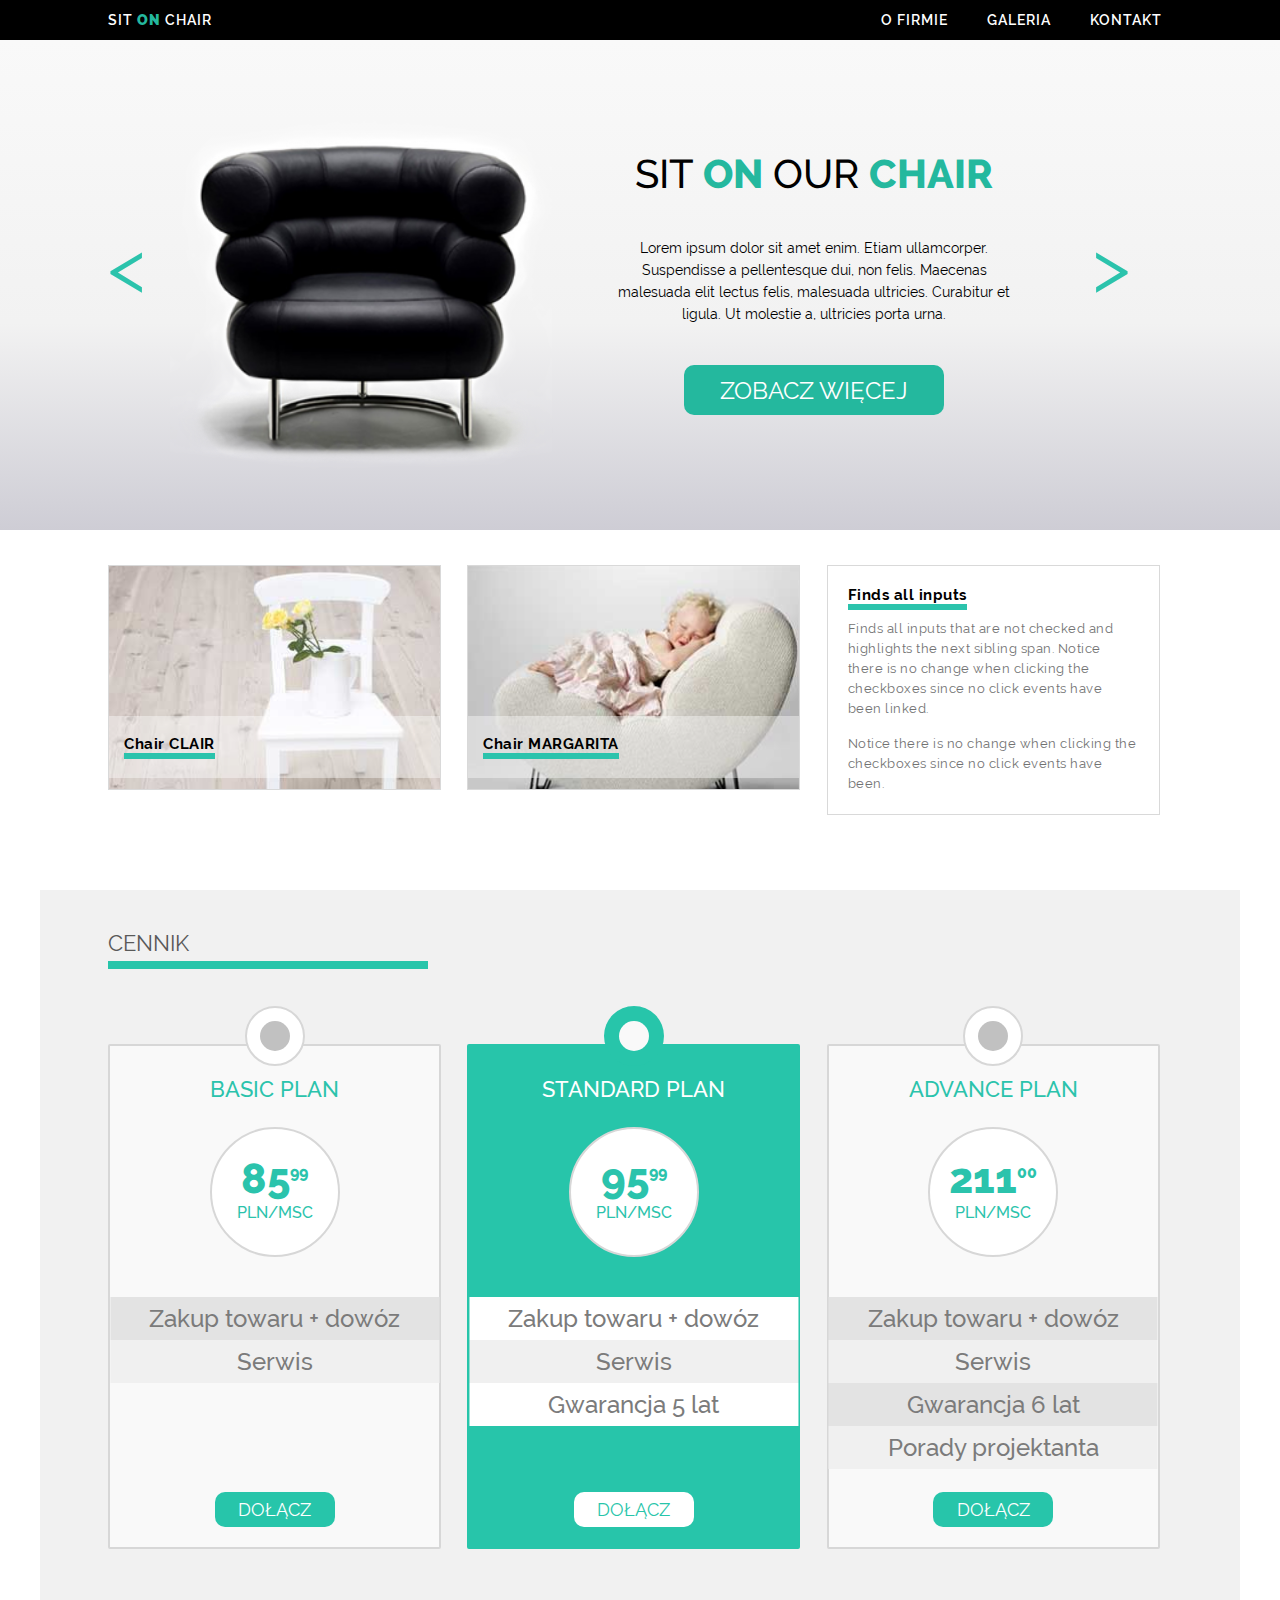
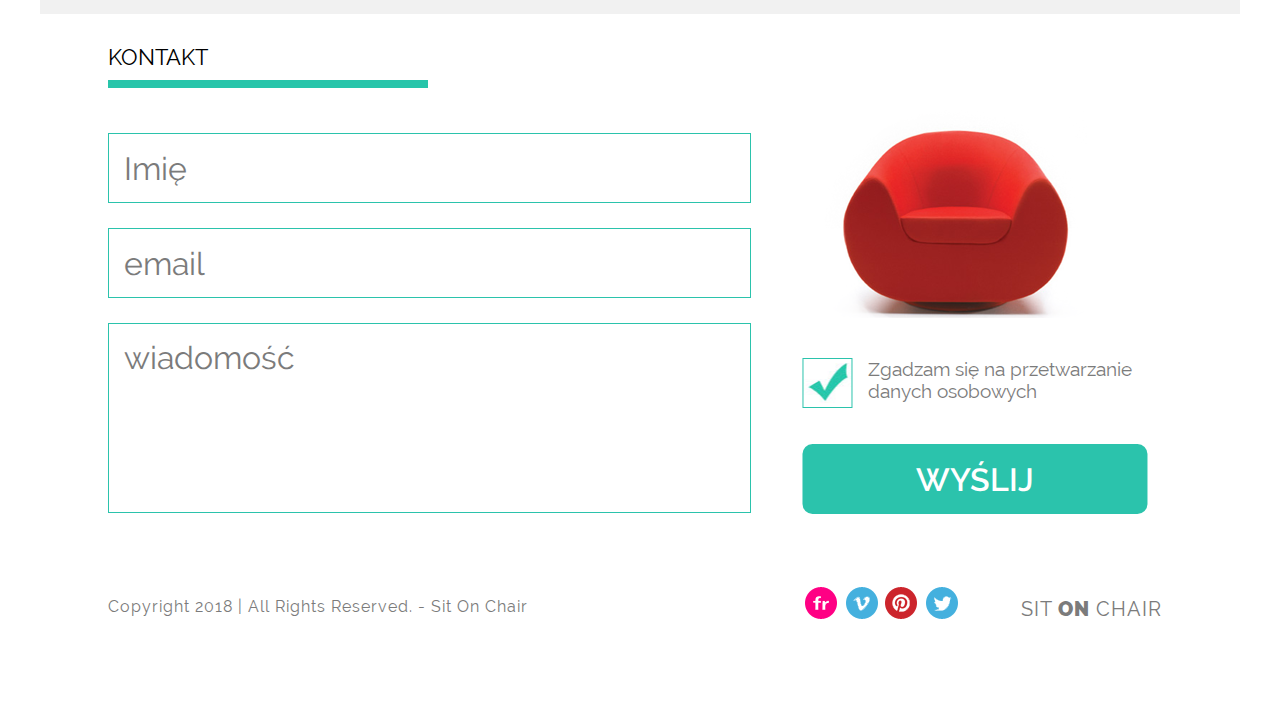
<file: index.html>
<!DOCTYPE html>
<html lang="en">

<head>
	<meta charset="UTF-8">
	<title>SIT ON CHAIR</title>
	<link rel="stylesheet" href="css/style.css">
	<script src="./js/app.js" type="text/javascript"></script>
</head>

<body>
	<header>
		<div class="main-width">
			<div class="row">
				<p>sit <span>on</span> chair</p>
				<nav>
					<ul>
						<li class="more-info"><a href="#">O firmie</a>
							<ul class="nav-hidden">
								<li class="arrow-up"></li>
								<li><a href="#">Aktualności</a></li>
								<li><a href="#">Nasz team</a></li>
								<li><a href="#">Historia</a></li>
							</ul>
						</li>
						<li><a href="#">galeria</a></li>
						<li><a href="#">Kontakt</a>

						</li>
					</ul>
				</nav>
			</div>
		</div>
		<!--end of header-->
	</header>
	<section class="slider">
		<div class="main-width">
			<div class="row">

				<div class="arrow on-left">&lt</div>
				<div class="medium-box img">
					<!--<img src="./images/black_chair.png">-->
				</div>
				<div class="medium-box slider-text">
					<h2>sit <span>on</span> our <span>chair</span></h2>
					<p>Lorem ipsum dolor sit amet enim. Etiam ullamcorper. Suspendisse a pellentesque dui, non felis. Maecenas malesuada elit lectus felis, malesuada ultricies. Curabitur et ligula. Ut molestie a, ultricies porta urna.</p>
					<button><a href="#">zobacz więcej</a></button>
				</div>
				<div class="arrow on-right">&gt</div>
			</div>
		</div>
		<!--end of main width in first section-->
	</section>
	<section class="services">
		<div class="main-width">
			<div class="row">
				<div class="small-box left">
					<div class="small-header">
						<h3>Chair <span>Clair</span></h3>
						<div class="border-bottom"></div>
					</div>
				</div>
				<div class="small-box center">
					<div class="small-header">
						<h3>Chair <span>Margarita</span></h3>
						<div class="border-bottom"></div>
					</div>
				</div>
				<div class="small-box right">
					<h3>Finds all inputs</h3>
					<p>Finds all inputs that are not checked and highlights the next sibling span. Notice there is no change when clicking the checkboxes since no click events have been linked.</p>
					<p>Notice there is no change when clicking the checkboxes since no click events have been.</p>
				</div>
			</div>
		</div>
	</section>
	<section class="price-offer">
		<div class="main-width">
			<div class="row">
				<p>cennik</p>
				<div class="border-bottom "></div>
				<div class="card-offer">
					<p>Basic plan</p>
					<div class="outer-circle">
						<div class="inner-circle"></div>
					</div>
					<div class="circle-price">
						<p class="big-price">85<sup>99</sup></p>
						<p>pln/msc</p>
					</div>
					<div class="list-service">
						<p>Zakup towaru + dowóz</p>
						<p>Serwis</p>
					</div>
					<button>Dołącz</button>
				</div>
				<div class="card-offer middle">
					<p>Standard plan</p>
					<div class="outer-circle">
						<div class="inner-circle"></div>
					</div>
					<div class="circle-price">
						<p class="big-price">95<sup>99</sup></p>
						<p>pln/msc</p>
					</div>
					<div class="list-service">
						<p>Zakup towaru + dowóz</p>
						<p>Serwis</p>
						<p>Gwarancja 5 lat</p>
					</div>
					<button>Dołącz</button>
				</div>
				<div class="card-offer">
					<p>Advance plan</p>
					<div class="outer-circle">
						<div class="inner-circle"></div>
					</div>
					<p></p>
					<div class="circle-price">
						<p class="big-price">211<sup>00</sup></p>
						<p>pln/msc</p>
					</div>
					<div class="list-service">
						<p>Zakup towaru + dowóz</p>
						<p>Serwis</p>
						<p>Gwarancja 6 lat</p>
						<p>Porady projektanta</p>
					</div>
					<button>Dołącz</button>
				</div>
			</div>
		</div>
	</section>
	<section class="form-box">
		<div class="main-width">
			<div class="row">
				<p>kontakt</p>
				<div class="border-bottom "></div>
				<div class="footer-box form">
					<form>
						<input type="text" name="username" placeholder="Imię">
						<input type="text" name="email" placeholder="email">
						<textarea name="text" placeholder="wiadomość"></textarea>
					</form>
				</div>
				<div class="footer-box checkbox">
					<div class="center-img">
						<img src="./images/red_chair.png">
					</div>
					<div class="center-checkButton">
						<input type="checkbox" id="agreement" name="data">
						<label for="agreement"><span></span> Zgadzam się na przetwarzanie danych osobowych</label>

						<button id="send-button">Wyślij</button>
					</div>
				</div>
			</div>
		</div>
	</section>
	<footer>
		<div class="main-width">
			<div class="row">
				<div class="copyright box">
					<p>Copyright 2018 | All Rights Reserved. - Sit On Chair</p>
				</div>
				<div class="icon box">
					<img src="./images/flickr.png">
					<img src="./images/vimeo.png">
					<img src="./images/pinterest.png" />
					<img src="./images/twitter.png">
				</div>
				<div class="logo box">
					<p>Sit <span> on</span> chair</p>
				</div>
			</div>
		</div>
	</footer>

</body>

</html>
</file>
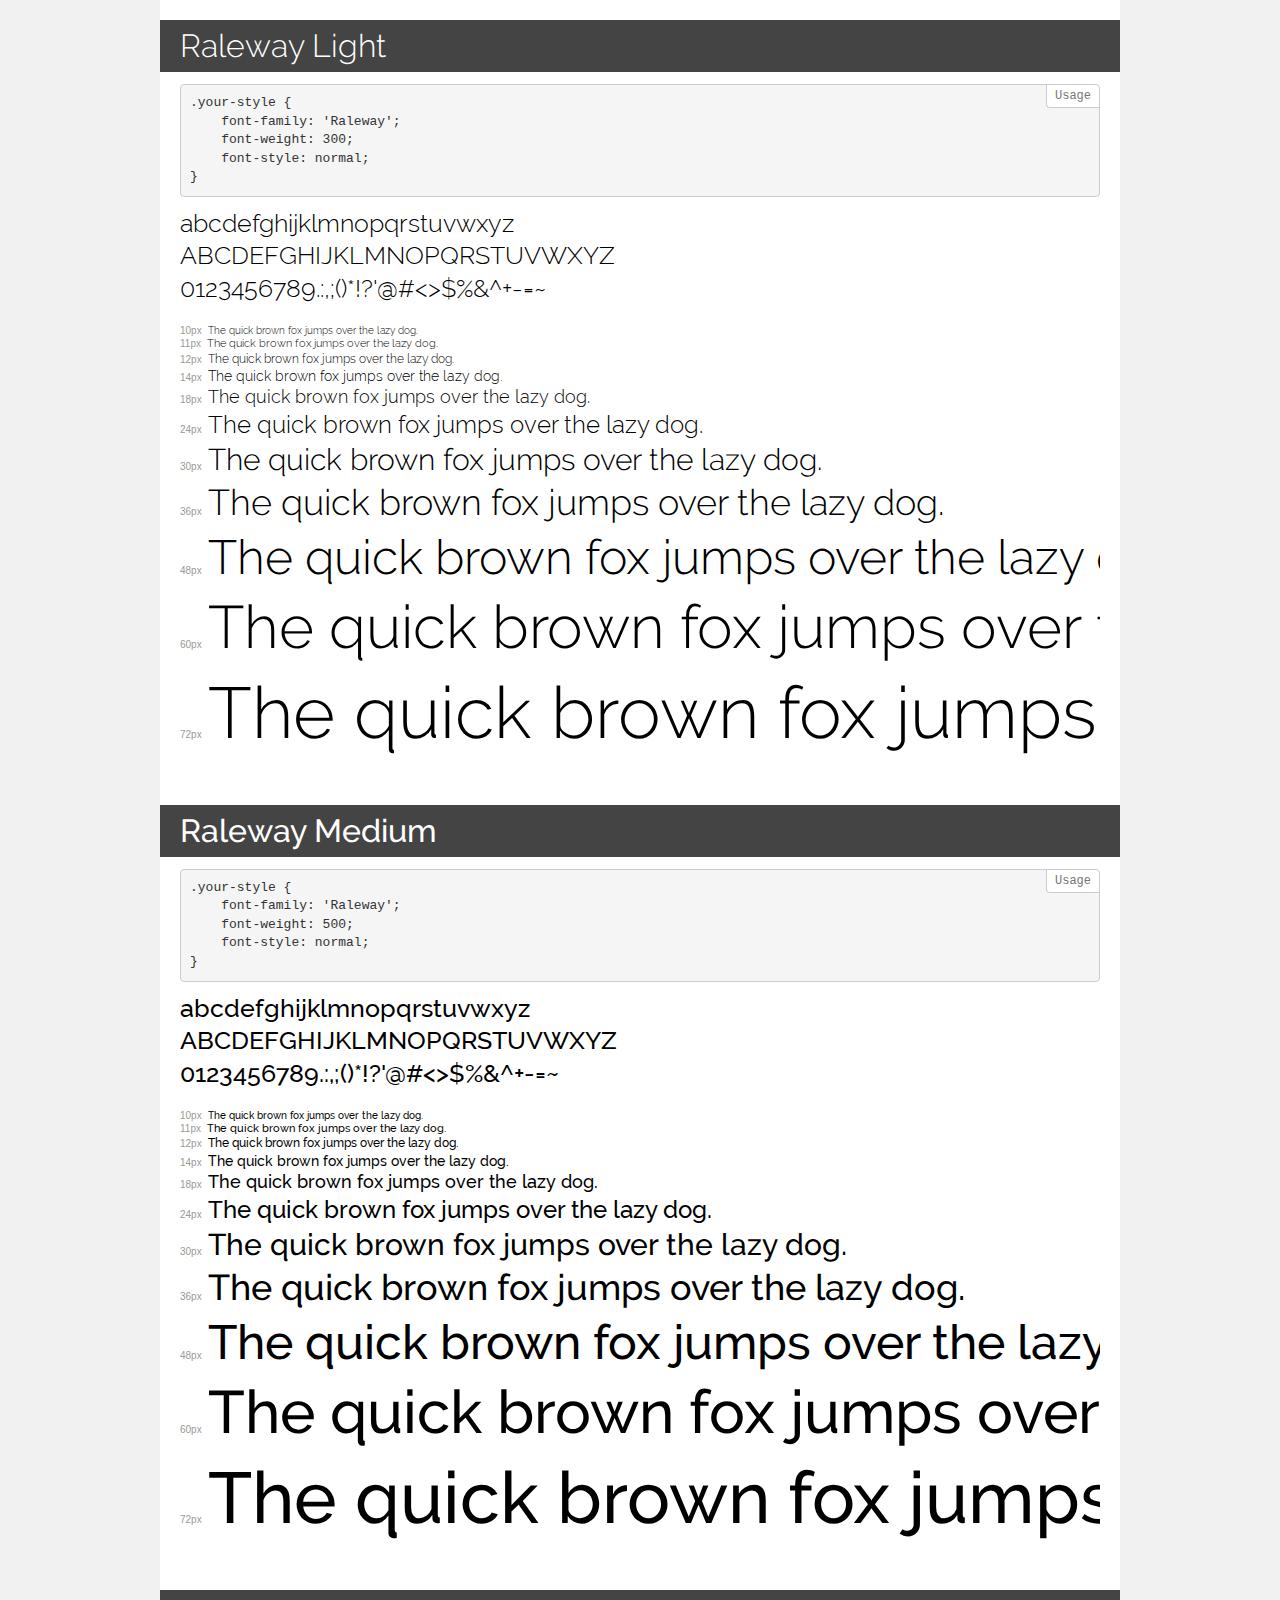
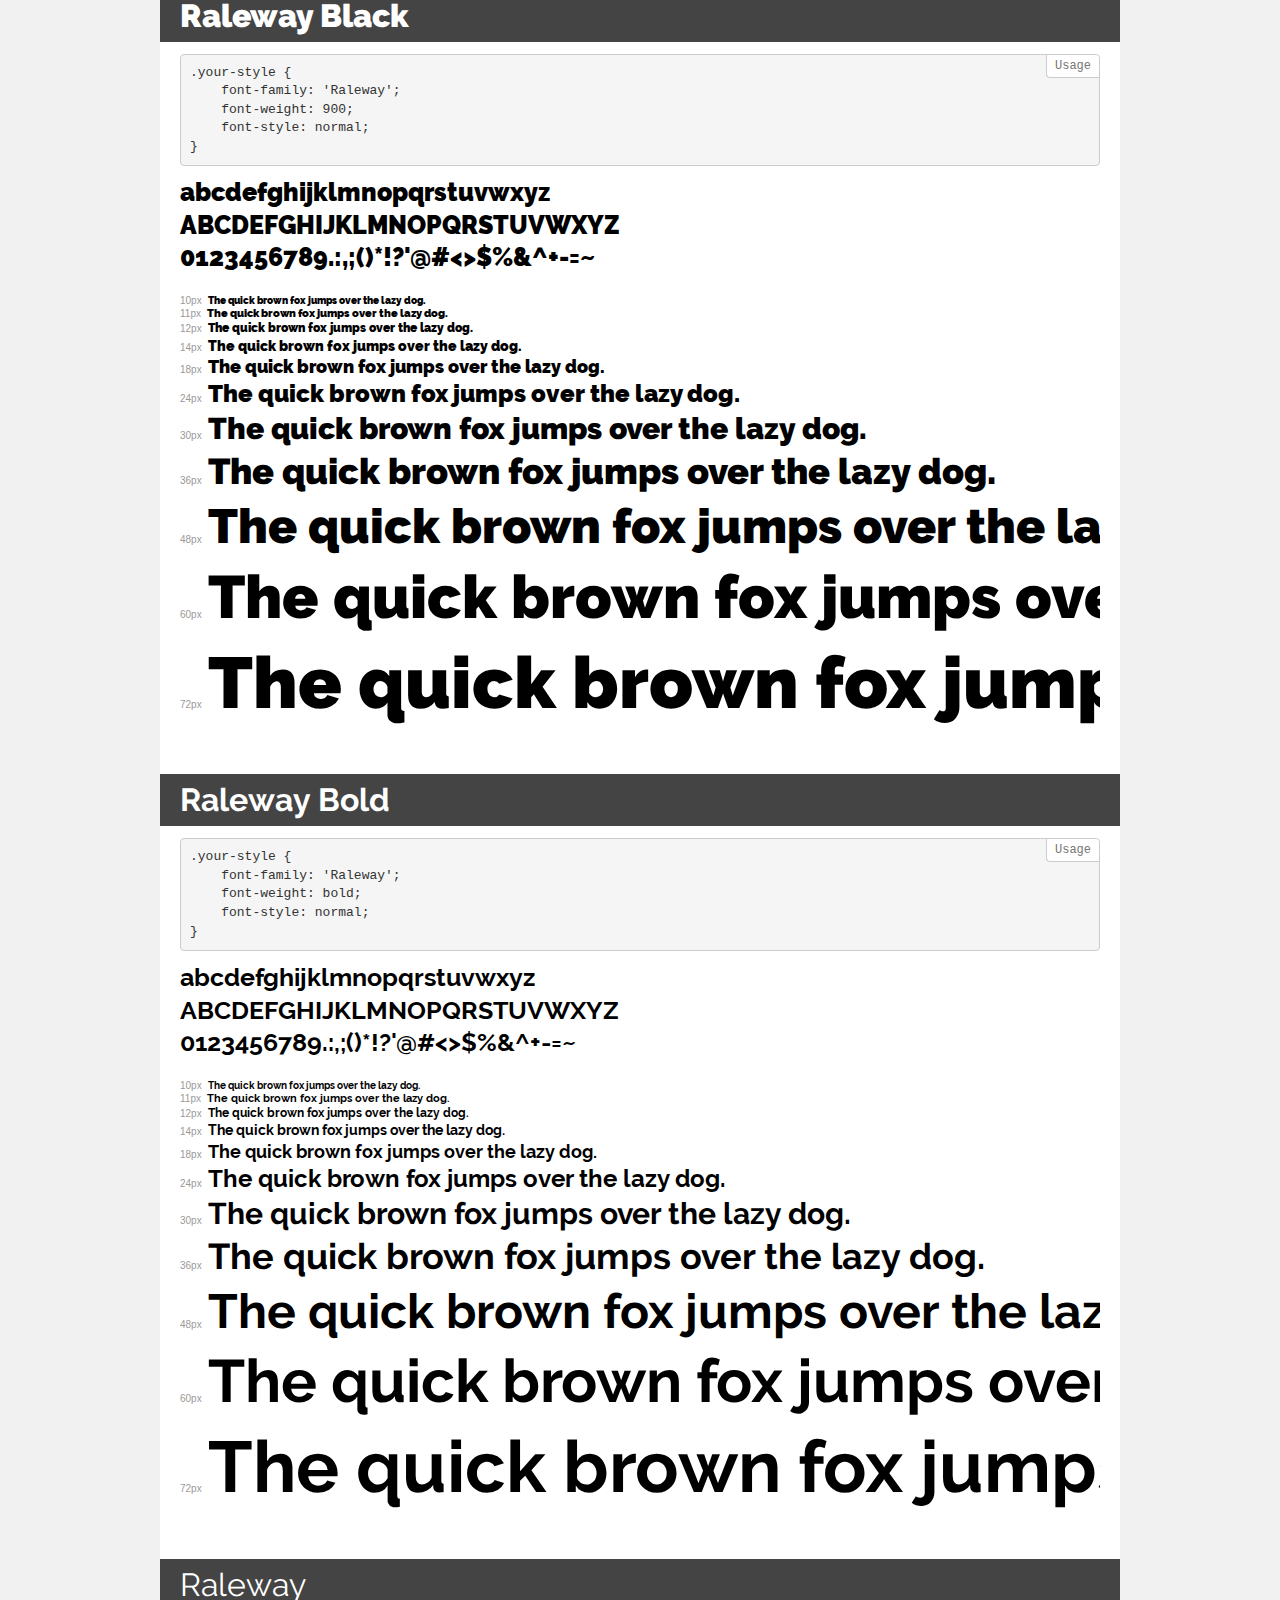
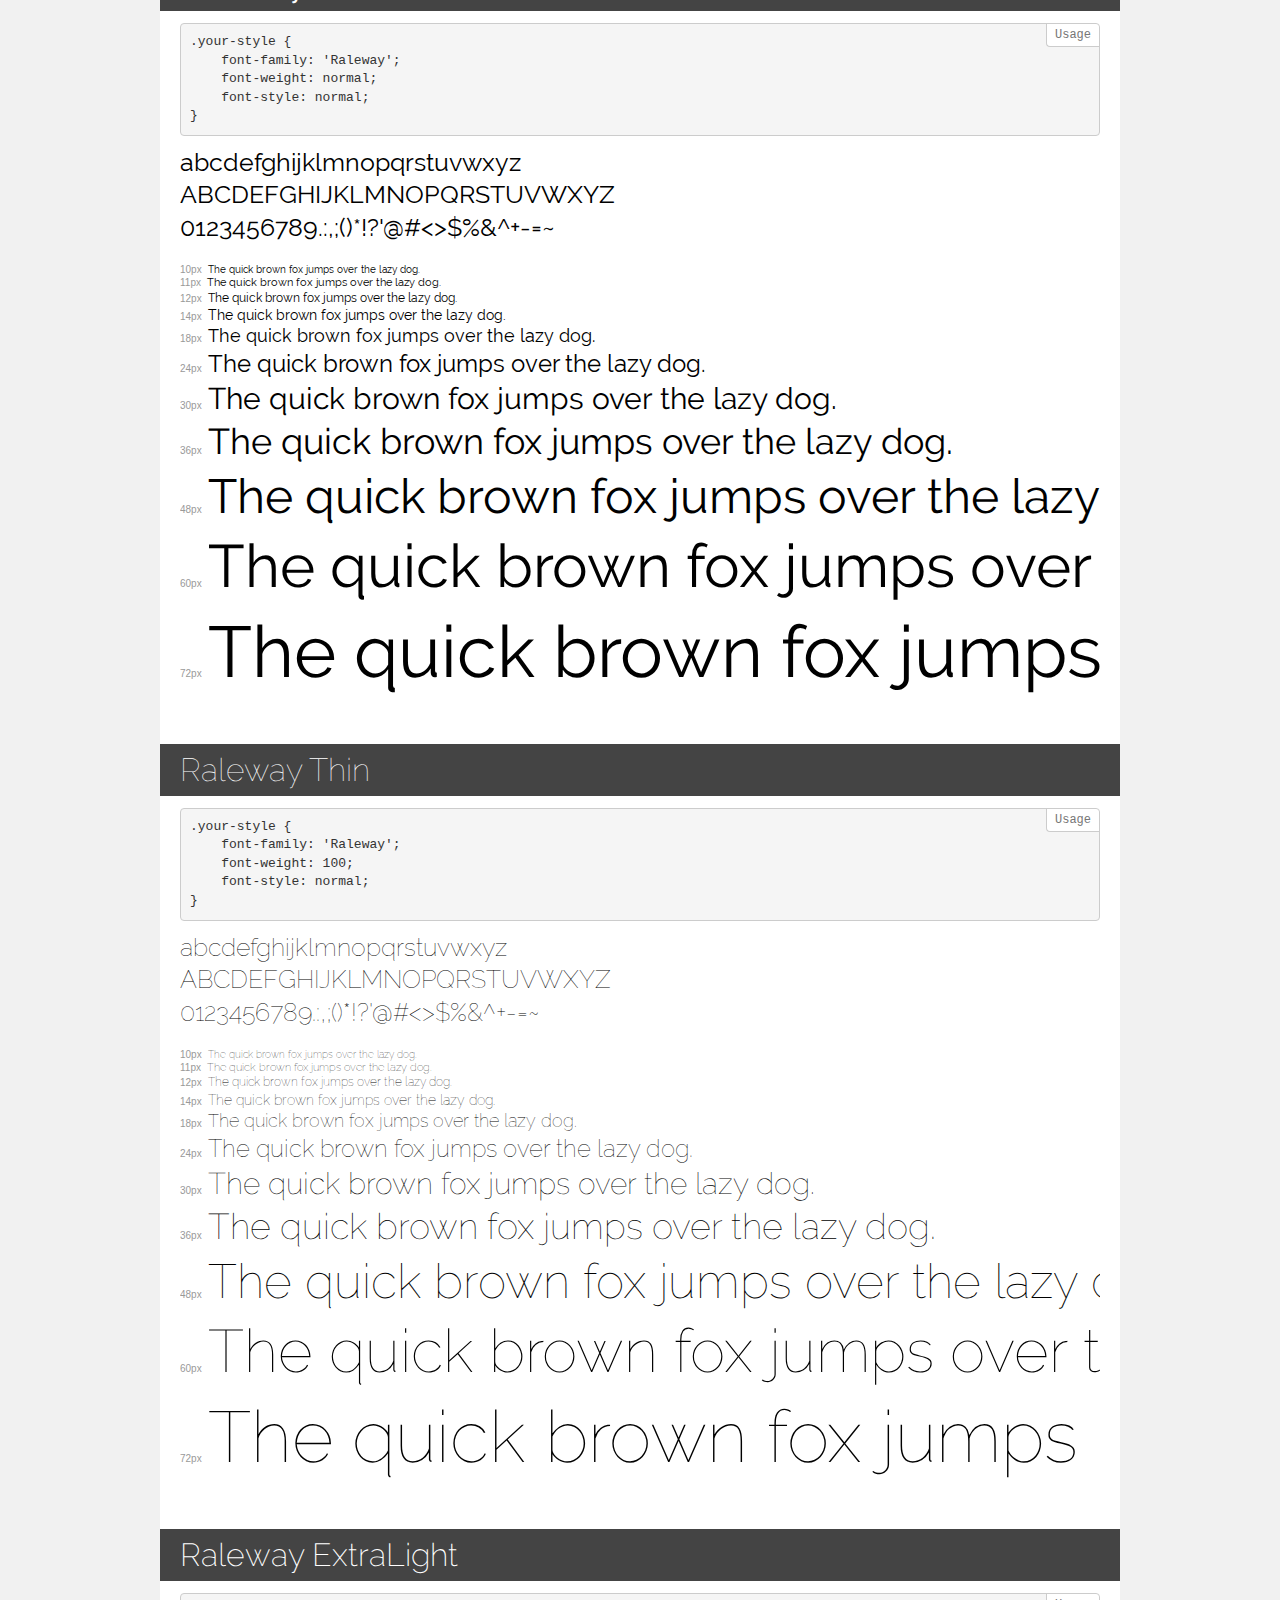
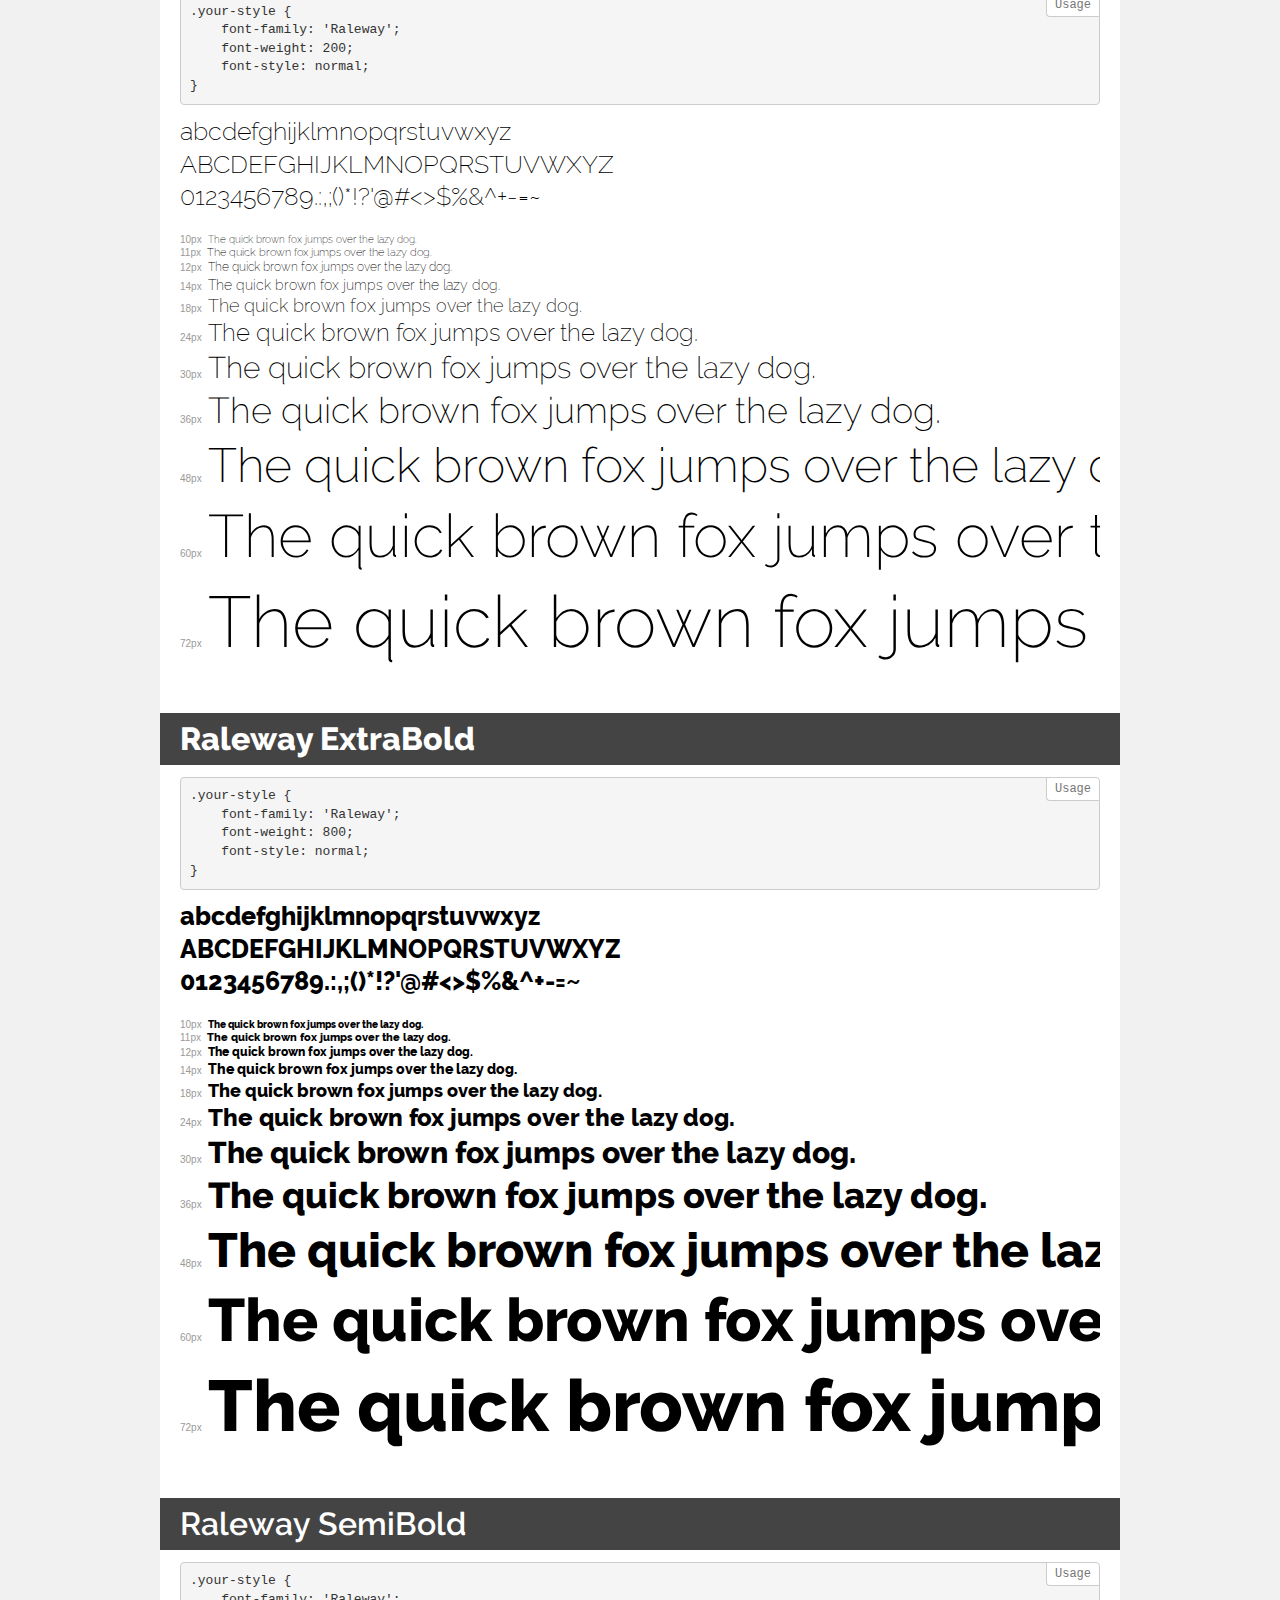
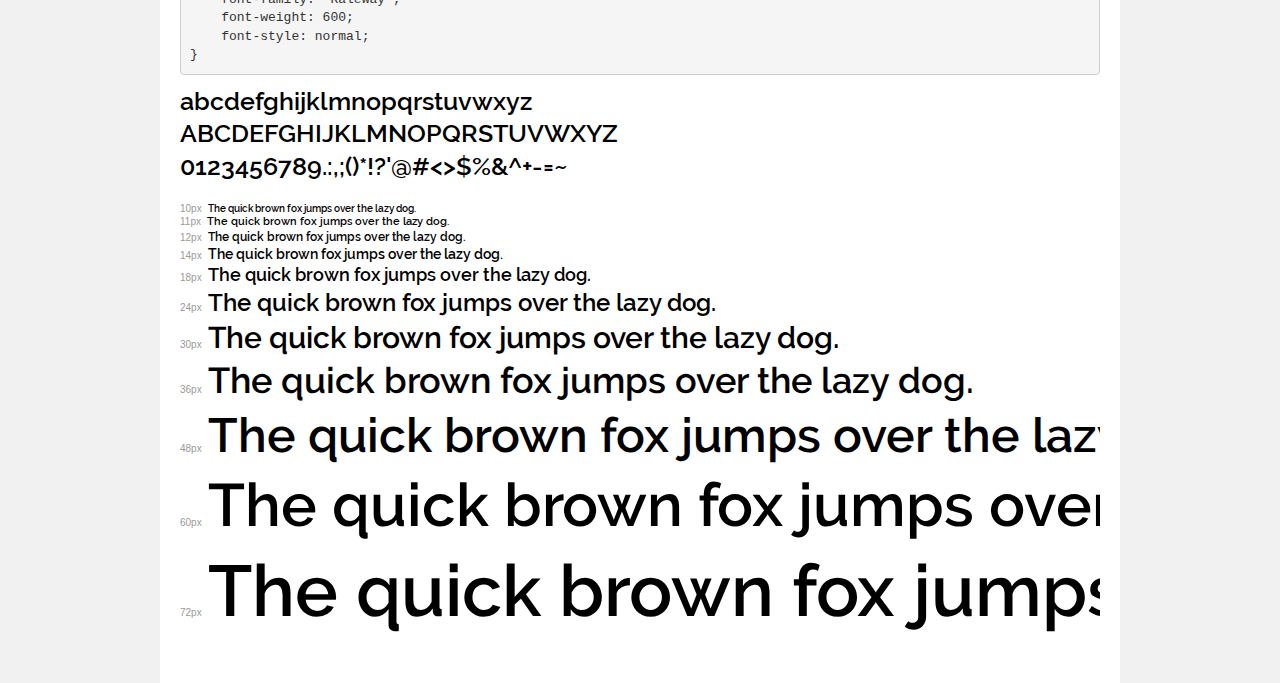
<file: fonts/raleway/demo.html>
<!DOCTYPE html>
<html>
<head>
    <meta charset="utf-8">
    <meta http-equiv="X-UA-Compatible" content="IE=edge">
    <meta name="viewport" content="width=device-width, initial-scale=1">
    <meta name="robots" content="noindex, noarchive">
    <title>Transfonter demo</title>
    <link href="stylesheet.css" rel="stylesheet">
    <style>
        /*
        http://meyerweb.com/eric/tools/css/reset/
        v2.0 | 20110126
        License: none (public domain)
        */
        html, body, div, span, applet, object, iframe,
        h1, h2, h3, h4, h5, h6, p, blockquote, pre,
        a, abbr, acronym, address, big, cite, code,
        del, dfn, em, img, ins, kbd, q, s, samp,
        small, strike, strong, sub, sup, tt, var,
        b, u, i, center,
        dl, dt, dd, ol, ul, li,
        fieldset, form, label, legend,
        table, caption, tbody, tfoot, thead, tr, th, td,
        article, aside, canvas, details, embed,
        figure, figcaption, footer, header, hgroup,
        menu, nav, output, ruby, section, summary,
        time, mark, audio, video {
            margin: 0;
            padding: 0;
            border: 0;
            font-size: 100%;
            font: inherit;
            vertical-align: baseline;
        }
        /* HTML5 display-role reset for older browsers */
        article, aside, details, figcaption, figure,
        footer, header, hgroup, menu, nav, section {
            display: block;
        }
        body {
            line-height: 1;
        }
        ol, ul {
            list-style: none;
        }
        blockquote, q {
            quotes: none;
        }
        blockquote:before, blockquote:after,
        q:before, q:after {
            content: '';
            content: none;
        }
        table {
            border-collapse: collapse;
            border-spacing: 0;
        }
        /* common styles */
        body {
            background: #f1f1f1;
            color: #000;
        }
        .page {
            background: #fff;
            width: 920px;
            margin: 0 auto;
            padding: 20px 20px 0 20px;
            overflow: hidden;
        }
        .font-container {
            overflow-x: auto;
            overflow-y: hidden;
            margin-bottom: 40px;
            line-height: 1.3;
            white-space: nowrap;
            padding-bottom: 5px;
        }
        h1 {
            position: relative;
            background: #444;
            font-size: 32px;
            color: #fff;
            padding: 10px 20px;
            margin: 0 -20px 12px -20px;
        }
        .letters {
            font-size: 25px;
            margin-bottom: 20px;
        }
        .s10:before {
            content: '10px';
        }
        .s11:before {
            content: '11px';
        }
        .s12:before {
            content: '12px';
        }
        .s14:before {
            content: '14px';
        }
        .s18:before {
            content: '18px';
        }
        .s24:before {
            content: '24px';
        }
        .s30:before {
            content: '30px';
        }
        .s36:before {
            content: '36px';
        }
        .s48:before {
            content: '48px';
        }
        .s60:before {
            content: '60px';
        }
        .s72:before {
            content: '72px';
        }
        .s10:before, .s11:before, .s12:before, .s14:before,
        .s18:before, .s24:before, .s30:before, .s36:before,
        .s48:before, .s60:before, .s72:before {
            font-family: Arial, sans-serif;
            font-size: 10px;
            font-weight: normal;
            font-style: normal;
            color: #999;
            padding-right: 6px;
        }
        pre {
            display: block;
            position: relative;
            padding: 9px;
            margin: 0 0 10px;
            font-family: Monaco, Menlo, Consolas, "Courier New", monospace !important;
            font-size: 13px;
            line-height: 1.428571429;
            color: #333;
            font-weight: normal !important;
            font-style: normal !important;
            background-color: #f5f5f5;
            border: 1px solid #ccc;
            overflow-x: auto;
            border-radius: 4px;
        }
        pre:after {
            display: block;
            position: absolute;
            right: 0;
            top: 0;
            content: 'Usage';
            line-height: 1;
            padding: 5px 8px;
            font-size: 12px;
            color: #767676;
            background-color: #fff;
            border: 1px solid #ccc;
            border-right: none;
            border-top: none;
            border-radius: 0 4px 0 4px;
            z-index: 10;
        }
        /* responsive */
        @media (max-width: 959px) {
            .page {
                width: auto;
                margin: 0;
            }
        }
    </style>
</head>
<body>
<div class="page">
    <div class="demo" style="font-family: 'Raleway'; font-weight: 300; font-style: normal;">
        <h1>Raleway Light</h1>
        <pre>.your-style {
    font-family: 'Raleway';
    font-weight: 300;
    font-style: normal;
}</pre>
        <div class="font-container">
            <p class="letters">
                abcdefghijklmnopqrstuvwxyz<br>
ABCDEFGHIJKLMNOPQRSTUVWXYZ<br>
                0123456789.:,;()*!?'@#<>$%&^+-=~
            </p>
            <p class="s10" style="font-size: 10px;">The quick brown fox jumps over the lazy dog.</p>
            <p class="s11" style="font-size: 11px;">The quick brown fox jumps over the lazy dog.</p>
            <p class="s12" style="font-size: 12px;">The quick brown fox jumps over the lazy dog.</p>
            <p class="s14" style="font-size: 14px;">The quick brown fox jumps over the lazy dog.</p>
            <p class="s18" style="font-size: 18px;">The quick brown fox jumps over the lazy dog.</p>
            <p class="s24" style="font-size: 24px;">The quick brown fox jumps over the lazy dog.</p>
            <p class="s30" style="font-size: 30px;">The quick brown fox jumps over the lazy dog.</p>
            <p class="s36" style="font-size: 36px;">The quick brown fox jumps over the lazy dog.</p>
            <p class="s48" style="font-size: 48px;">The quick brown fox jumps over the lazy dog.</p>
            <p class="s60" style="font-size: 60px;">The quick brown fox jumps over the lazy dog.</p>
            <p class="s72" style="font-size: 72px;">The quick brown fox jumps over the lazy dog.</p>
        </div>
    </div>
    <div class="demo" style="font-family: 'Raleway'; font-weight: 500; font-style: normal;">
        <h1>Raleway Medium</h1>
        <pre>.your-style {
    font-family: 'Raleway';
    font-weight: 500;
    font-style: normal;
}</pre>
        <div class="font-container">
            <p class="letters">
                abcdefghijklmnopqrstuvwxyz<br>
ABCDEFGHIJKLMNOPQRSTUVWXYZ<br>
                0123456789.:,;()*!?'@#<>$%&^+-=~
            </p>
            <p class="s10" style="font-size: 10px;">The quick brown fox jumps over the lazy dog.</p>
            <p class="s11" style="font-size: 11px;">The quick brown fox jumps over the lazy dog.</p>
            <p class="s12" style="font-size: 12px;">The quick brown fox jumps over the lazy dog.</p>
            <p class="s14" style="font-size: 14px;">The quick brown fox jumps over the lazy dog.</p>
            <p class="s18" style="font-size: 18px;">The quick brown fox jumps over the lazy dog.</p>
            <p class="s24" style="font-size: 24px;">The quick brown fox jumps over the lazy dog.</p>
            <p class="s30" style="font-size: 30px;">The quick brown fox jumps over the lazy dog.</p>
            <p class="s36" style="font-size: 36px;">The quick brown fox jumps over the lazy dog.</p>
            <p class="s48" style="font-size: 48px;">The quick brown fox jumps over the lazy dog.</p>
            <p class="s60" style="font-size: 60px;">The quick brown fox jumps over the lazy dog.</p>
            <p class="s72" style="font-size: 72px;">The quick brown fox jumps over the lazy dog.</p>
        </div>
    </div>
    <div class="demo" style="font-family: 'Raleway'; font-weight: 900; font-style: normal;">
        <h1>Raleway Black</h1>
        <pre>.your-style {
    font-family: 'Raleway';
    font-weight: 900;
    font-style: normal;
}</pre>
        <div class="font-container">
            <p class="letters">
                abcdefghijklmnopqrstuvwxyz<br>
ABCDEFGHIJKLMNOPQRSTUVWXYZ<br>
                0123456789.:,;()*!?'@#<>$%&^+-=~
            </p>
            <p class="s10" style="font-size: 10px;">The quick brown fox jumps over the lazy dog.</p>
            <p class="s11" style="font-size: 11px;">The quick brown fox jumps over the lazy dog.</p>
            <p class="s12" style="font-size: 12px;">The quick brown fox jumps over the lazy dog.</p>
            <p class="s14" style="font-size: 14px;">The quick brown fox jumps over the lazy dog.</p>
            <p class="s18" style="font-size: 18px;">The quick brown fox jumps over the lazy dog.</p>
            <p class="s24" style="font-size: 24px;">The quick brown fox jumps over the lazy dog.</p>
            <p class="s30" style="font-size: 30px;">The quick brown fox jumps over the lazy dog.</p>
            <p class="s36" style="font-size: 36px;">The quick brown fox jumps over the lazy dog.</p>
            <p class="s48" style="font-size: 48px;">The quick brown fox jumps over the lazy dog.</p>
            <p class="s60" style="font-size: 60px;">The quick brown fox jumps over the lazy dog.</p>
            <p class="s72" style="font-size: 72px;">The quick brown fox jumps over the lazy dog.</p>
        </div>
    </div>
    <div class="demo" style="font-family: 'Raleway'; font-weight: bold; font-style: normal;">
        <h1>Raleway Bold</h1>
        <pre>.your-style {
    font-family: 'Raleway';
    font-weight: bold;
    font-style: normal;
}</pre>
        <div class="font-container">
            <p class="letters">
                abcdefghijklmnopqrstuvwxyz<br>
ABCDEFGHIJKLMNOPQRSTUVWXYZ<br>
                0123456789.:,;()*!?'@#<>$%&^+-=~
            </p>
            <p class="s10" style="font-size: 10px;">The quick brown fox jumps over the lazy dog.</p>
            <p class="s11" style="font-size: 11px;">The quick brown fox jumps over the lazy dog.</p>
            <p class="s12" style="font-size: 12px;">The quick brown fox jumps over the lazy dog.</p>
            <p class="s14" style="font-size: 14px;">The quick brown fox jumps over the lazy dog.</p>
            <p class="s18" style="font-size: 18px;">The quick brown fox jumps over the lazy dog.</p>
            <p class="s24" style="font-size: 24px;">The quick brown fox jumps over the lazy dog.</p>
            <p class="s30" style="font-size: 30px;">The quick brown fox jumps over the lazy dog.</p>
            <p class="s36" style="font-size: 36px;">The quick brown fox jumps over the lazy dog.</p>
            <p class="s48" style="font-size: 48px;">The quick brown fox jumps over the lazy dog.</p>
            <p class="s60" style="font-size: 60px;">The quick brown fox jumps over the lazy dog.</p>
            <p class="s72" style="font-size: 72px;">The quick brown fox jumps over the lazy dog.</p>
        </div>
    </div>
    <div class="demo" style="font-family: 'Raleway'; font-weight: normal; font-style: normal;">
        <h1>Raleway</h1>
        <pre>.your-style {
    font-family: 'Raleway';
    font-weight: normal;
    font-style: normal;
}</pre>
        <div class="font-container">
            <p class="letters">
                abcdefghijklmnopqrstuvwxyz<br>
ABCDEFGHIJKLMNOPQRSTUVWXYZ<br>
                0123456789.:,;()*!?'@#<>$%&^+-=~
            </p>
            <p class="s10" style="font-size: 10px;">The quick brown fox jumps over the lazy dog.</p>
            <p class="s11" style="font-size: 11px;">The quick brown fox jumps over the lazy dog.</p>
            <p class="s12" style="font-size: 12px;">The quick brown fox jumps over the lazy dog.</p>
            <p class="s14" style="font-size: 14px;">The quick brown fox jumps over the lazy dog.</p>
            <p class="s18" style="font-size: 18px;">The quick brown fox jumps over the lazy dog.</p>
            <p class="s24" style="font-size: 24px;">The quick brown fox jumps over the lazy dog.</p>
            <p class="s30" style="font-size: 30px;">The quick brown fox jumps over the lazy dog.</p>
            <p class="s36" style="font-size: 36px;">The quick brown fox jumps over the lazy dog.</p>
            <p class="s48" style="font-size: 48px;">The quick brown fox jumps over the lazy dog.</p>
            <p class="s60" style="font-size: 60px;">The quick brown fox jumps over the lazy dog.</p>
            <p class="s72" style="font-size: 72px;">The quick brown fox jumps over the lazy dog.</p>
        </div>
    </div>
    <div class="demo" style="font-family: 'Raleway'; font-weight: 100; font-style: normal;">
        <h1>Raleway Thin</h1>
        <pre>.your-style {
    font-family: 'Raleway';
    font-weight: 100;
    font-style: normal;
}</pre>
        <div class="font-container">
            <p class="letters">
                abcdefghijklmnopqrstuvwxyz<br>
ABCDEFGHIJKLMNOPQRSTUVWXYZ<br>
                0123456789.:,;()*!?'@#<>$%&^+-=~
            </p>
            <p class="s10" style="font-size: 10px;">The quick brown fox jumps over the lazy dog.</p>
            <p class="s11" style="font-size: 11px;">The quick brown fox jumps over the lazy dog.</p>
            <p class="s12" style="font-size: 12px;">The quick brown fox jumps over the lazy dog.</p>
            <p class="s14" style="font-size: 14px;">The quick brown fox jumps over the lazy dog.</p>
            <p class="s18" style="font-size: 18px;">The quick brown fox jumps over the lazy dog.</p>
            <p class="s24" style="font-size: 24px;">The quick brown fox jumps over the lazy dog.</p>
            <p class="s30" style="font-size: 30px;">The quick brown fox jumps over the lazy dog.</p>
            <p class="s36" style="font-size: 36px;">The quick brown fox jumps over the lazy dog.</p>
            <p class="s48" style="font-size: 48px;">The quick brown fox jumps over the lazy dog.</p>
            <p class="s60" style="font-size: 60px;">The quick brown fox jumps over the lazy dog.</p>
            <p class="s72" style="font-size: 72px;">The quick brown fox jumps over the lazy dog.</p>
        </div>
    </div>
    <div class="demo" style="font-family: 'Raleway'; font-weight: 200; font-style: normal;">
        <h1>Raleway ExtraLight</h1>
        <pre>.your-style {
    font-family: 'Raleway';
    font-weight: 200;
    font-style: normal;
}</pre>
        <div class="font-container">
            <p class="letters">
                abcdefghijklmnopqrstuvwxyz<br>
ABCDEFGHIJKLMNOPQRSTUVWXYZ<br>
                0123456789.:,;()*!?'@#<>$%&^+-=~
            </p>
            <p class="s10" style="font-size: 10px;">The quick brown fox jumps over the lazy dog.</p>
            <p class="s11" style="font-size: 11px;">The quick brown fox jumps over the lazy dog.</p>
            <p class="s12" style="font-size: 12px;">The quick brown fox jumps over the lazy dog.</p>
            <p class="s14" style="font-size: 14px;">The quick brown fox jumps over the lazy dog.</p>
            <p class="s18" style="font-size: 18px;">The quick brown fox jumps over the lazy dog.</p>
            <p class="s24" style="font-size: 24px;">The quick brown fox jumps over the lazy dog.</p>
            <p class="s30" style="font-size: 30px;">The quick brown fox jumps over the lazy dog.</p>
            <p class="s36" style="font-size: 36px;">The quick brown fox jumps over the lazy dog.</p>
            <p class="s48" style="font-size: 48px;">The quick brown fox jumps over the lazy dog.</p>
            <p class="s60" style="font-size: 60px;">The quick brown fox jumps over the lazy dog.</p>
            <p class="s72" style="font-size: 72px;">The quick brown fox jumps over the lazy dog.</p>
        </div>
    </div>
    <div class="demo" style="font-family: 'Raleway'; font-weight: 800; font-style: normal;">
        <h1>Raleway ExtraBold</h1>
        <pre>.your-style {
    font-family: 'Raleway';
    font-weight: 800;
    font-style: normal;
}</pre>
        <div class="font-container">
            <p class="letters">
                abcdefghijklmnopqrstuvwxyz<br>
ABCDEFGHIJKLMNOPQRSTUVWXYZ<br>
                0123456789.:,;()*!?'@#<>$%&^+-=~
            </p>
            <p class="s10" style="font-size: 10px;">The quick brown fox jumps over the lazy dog.</p>
            <p class="s11" style="font-size: 11px;">The quick brown fox jumps over the lazy dog.</p>
            <p class="s12" style="font-size: 12px;">The quick brown fox jumps over the lazy dog.</p>
            <p class="s14" style="font-size: 14px;">The quick brown fox jumps over the lazy dog.</p>
            <p class="s18" style="font-size: 18px;">The quick brown fox jumps over the lazy dog.</p>
            <p class="s24" style="font-size: 24px;">The quick brown fox jumps over the lazy dog.</p>
            <p class="s30" style="font-size: 30px;">The quick brown fox jumps over the lazy dog.</p>
            <p class="s36" style="font-size: 36px;">The quick brown fox jumps over the lazy dog.</p>
            <p class="s48" style="font-size: 48px;">The quick brown fox jumps over the lazy dog.</p>
            <p class="s60" style="font-size: 60px;">The quick brown fox jumps over the lazy dog.</p>
            <p class="s72" style="font-size: 72px;">The quick brown fox jumps over the lazy dog.</p>
        </div>
    </div>
    <div class="demo" style="font-family: 'Raleway'; font-weight: 600; font-style: normal;">
        <h1>Raleway SemiBold</h1>
        <pre>.your-style {
    font-family: 'Raleway';
    font-weight: 600;
    font-style: normal;
}</pre>
        <div class="font-container">
            <p class="letters">
                abcdefghijklmnopqrstuvwxyz<br>
ABCDEFGHIJKLMNOPQRSTUVWXYZ<br>
                0123456789.:,;()*!?'@#<>$%&^+-=~
            </p>
            <p class="s10" style="font-size: 10px;">The quick brown fox jumps over the lazy dog.</p>
            <p class="s11" style="font-size: 11px;">The quick brown fox jumps over the lazy dog.</p>
            <p class="s12" style="font-size: 12px;">The quick brown fox jumps over the lazy dog.</p>
            <p class="s14" style="font-size: 14px;">The quick brown fox jumps over the lazy dog.</p>
            <p class="s18" style="font-size: 18px;">The quick brown fox jumps over the lazy dog.</p>
            <p class="s24" style="font-size: 24px;">The quick brown fox jumps over the lazy dog.</p>
            <p class="s30" style="font-size: 30px;">The quick brown fox jumps over the lazy dog.</p>
            <p class="s36" style="font-size: 36px;">The quick brown fox jumps over the lazy dog.</p>
            <p class="s48" style="font-size: 48px;">The quick brown fox jumps over the lazy dog.</p>
            <p class="s60" style="font-size: 60px;">The quick brown fox jumps over the lazy dog.</p>
            <p class="s72" style="font-size: 72px;">The quick brown fox jumps over the lazy dog.</p>
        </div>
    </div>
</div>
</body>
</html>
</file>
<file: fonts/raleway/stylesheet.css>
/* This stylesheet generated by Transfonter (https://transfonter.org) on March 30, 2018 1:59 PM */

@font-face {
    font-family: 'Raleway';
    src: url('Raleway-Light.eot');
    src: local('Raleway Light'), local('Raleway-Light'),
        url('Raleway-Light.eot?#iefix') format('embedded-opentype'),
        url('Raleway-Light.woff2') format('woff2'),
        url('Raleway-Light.woff') format('woff'),
        url('Raleway-Light.ttf') format('truetype'),
        url('Raleway-Light.svg#Raleway-Light') format('svg');
    font-weight: 300;
    font-style: normal;
}

@font-face {
    font-family: 'Raleway';
    src: url('Raleway-Medium.eot');
    src: local('Raleway Medium'), local('Raleway-Medium'),
        url('Raleway-Medium.eot?#iefix') format('embedded-opentype'),
        url('Raleway-Medium.woff2') format('woff2'),
        url('Raleway-Medium.woff') format('woff'),
        url('Raleway-Medium.ttf') format('truetype'),
        url('Raleway-Medium.svg#Raleway-Medium') format('svg');
    font-weight: 500;
    font-style: normal;
}

@font-face {
    font-family: 'Raleway';
    src: url('Raleway-Black.eot');
    src: local('Raleway Black'), local('Raleway-Black'),
        url('Raleway-Black.eot?#iefix') format('embedded-opentype'),
        url('Raleway-Black.woff2') format('woff2'),
        url('Raleway-Black.woff') format('woff'),
        url('Raleway-Black.ttf') format('truetype'),
        url('Raleway-Black.svg#Raleway-Black') format('svg');
    font-weight: 900;
    font-style: normal;
}

@font-face {
    font-family: 'Raleway';
    src: url('Raleway-Bold.eot');
    src: local('Raleway Bold'), local('Raleway-Bold'),
        url('Raleway-Bold.eot?#iefix') format('embedded-opentype'),
        url('Raleway-Bold.woff2') format('woff2'),
        url('Raleway-Bold.woff') format('woff'),
        url('Raleway-Bold.ttf') format('truetype'),
        url('Raleway-Bold.svg#Raleway-Bold') format('svg');
    font-weight: bold;
    font-style: normal;
}

@font-face {
    font-family: 'Raleway';
    src: url('Raleway-Regular.eot');
    src: local('Raleway'), local('Raleway-Regular'),
        url('Raleway-Regular.eot?#iefix') format('embedded-opentype'),
        url('Raleway-Regular.woff2') format('woff2'),
        url('Raleway-Regular.woff') format('woff'),
        url('Raleway-Regular.ttf') format('truetype'),
        url('Raleway-Regular.svg#Raleway-Regular') format('svg');
    font-weight: normal;
    font-style: normal;
}

@font-face {
    font-family: 'Raleway';
    src: url('Raleway-Thin.eot');
    src: local('Raleway Thin'), local('Raleway-Thin'),
        url('Raleway-Thin.eot?#iefix') format('embedded-opentype'),
        url('Raleway-Thin.woff2') format('woff2'),
        url('Raleway-Thin.woff') format('woff'),
        url('Raleway-Thin.ttf') format('truetype'),
        url('Raleway-Thin.svg#Raleway-Thin') format('svg');
    font-weight: 100;
    font-style: normal;
}

@font-face {
    font-family: 'Raleway';
    src: url('Raleway-ExtraLight.eot');
    src: local('Raleway ExtraLight'), local('Raleway-ExtraLight'),
        url('Raleway-ExtraLight.eot?#iefix') format('embedded-opentype'),
        url('Raleway-ExtraLight.woff2') format('woff2'),
        url('Raleway-ExtraLight.woff') format('woff'),
        url('Raleway-ExtraLight.ttf') format('truetype'),
        url('Raleway-ExtraLight.svg#Raleway-ExtraLight') format('svg');
    font-weight: 200;
    font-style: normal;
}

@font-face {
    font-family: 'Raleway';
    src: url('Raleway-ExtraBold.eot');
    src: local('Raleway ExtraBold'), local('Raleway-ExtraBold'),
        url('Raleway-ExtraBold.eot?#iefix') format('embedded-opentype'),
        url('Raleway-ExtraBold.woff2') format('woff2'),
        url('Raleway-ExtraBold.woff') format('woff'),
        url('Raleway-ExtraBold.ttf') format('truetype'),
        url('Raleway-ExtraBold.svg#Raleway-ExtraBold') format('svg');
    font-weight: 800;
    font-style: normal;
}

@font-face {
    font-family: 'Raleway';
    src: url('Raleway-SemiBold.eot');
    src: local('Raleway SemiBold'), local('Raleway-SemiBold'),
        url('Raleway-SemiBold.eot?#iefix') format('embedded-opentype'),
        url('Raleway-SemiBold.woff2') format('woff2'),
        url('Raleway-SemiBold.woff') format('woff'),
        url('Raleway-SemiBold.ttf') format('truetype'),
        url('Raleway-SemiBold.svg#Raleway-SemiBold') format('svg');
    font-weight: 600;
    font-style: normal;
}
</file>
<file: css/style.css>
/*USING FONTS*/

@import url("typography.css");

/*reset CSS*/

* {
	margin: 0;
	padding: 0;
	box-sizing: border-box;
	font-family: 'Raleway', sans-serif;
}

header,
section,
footer {
	width: 100%;
}

.main-width {
	width: 1200px;
	margin: 0 auto;
	padding: 0 78px 0 68px;
	/*border: solid 1px red;*/
	min-height: 1px;
}

.row::after {
	clear: both;
	content: "";
	display: block;
}

a {
	text-decoration: none;
}

header {
	font-weight: 600;
	text-transform: uppercase;
	background-color: #000;
	min-height: 40px;
	color: white;
	letter-spacing: 1px;
	padding-top: 12px;
	font-size: 14px;
	z-index: 1;
	position: fixed;
}

button {
	cursor: pointer;
	text-transform: uppercase;
}

li {
	list-style-type: none;
}

li a {
	color: white;
	cursor: pointer;

}

li a:hover {
	color: #24B89E;
}





header p {
	cursor: pointer;
	float: left;

}


header p span {
	/*position: relative;*/
	display: inline-block;
	font-weight: 900;
	color: #24B89E;
}

header p:hover span {
	animation: jump 1s linear;

}


@keyframes jump {
	0% {
		transform: translateY(0);
	}
	20% {
		transform: translateY(-3px);
	}
	40% {
		transform: translateY(0px);
	}
	60% {
		transform: translateY(-8px) rotate(-10deg);
	}
	80% {
		transform: translateY(-3px);
	}
	100% {
		transform: translateY(0);
	}

}


header nav {
	float: right;
}

header nav li {
	position: relative;
	display: inline-block;
	margin-left: 35px;
}



.nav-hidden {
	display: none;
	text-transform: none;
	position: absolute;
	left: 50%;
	transform: translateX(-50%);
	margin-top: 25px;


}

.nav-hidden li:nth-child(n + 2) {
	width: 100%;
	background-color: black;
	padding: 8px 10px;
	margin-left: 0;
}





.arrow-up {
	position: absolute;
	left: 50%;
	transform: translateX(-50%);
	margin-left: 0;
	top: -10%;
	border-left: 10px solid transparent;
	border-right: 10px solid transparent;
	border-bottom: 10px solid black;
}





/*style for section with slider*/

.slider {

	background: rgba(250, 250, 250, 1);
	background: -moz-linear-gradient(top, rgba(250, 250, 250, 1) 0%, rgba(242, 242, 242, 1) 61%, rgba(206, 205, 213, 1) 100%);
	background: -webkit-gradient(left top, left bottom, color-stop(0%, rgba(250, 250, 250, 1)), color-stop(61%, rgba(242, 242, 242, 1)), color-stop(100%, rgba(206, 205, 213, 1)));
	background: -webkit-linear-gradient(top, rgba(250, 250, 250, 1) 0%, rgba(242, 242, 242, 1) 61%, rgba(206, 205, 213, 1) 100%);
	background: -o-linear-gradient(top, rgba(250, 250, 250, 1) 0%, rgba(242, 242, 242, 1) 61%, rgba(206, 205, 213, 1) 100%);
	background: -ms-linear-gradient(top, rgba(250, 250, 250, 1) 0%, rgba(242, 242, 242, 1) 61%, rgba(206, 205, 213, 1) 100%);
	background: linear-gradient(to bottom, rgba(250, 250, 250, 1) 0%, rgba(242, 242, 242, 1) 61%, rgba(206, 205, 213, 1) 100%);
	filter: progid:DXImageTransform.Microsoft.gradient( startColorstr='#fafafa', endColorstr='#cecdd5', GradientType=0);
	padding: 20px 0 20px 0;
}

.slider .row {
	position: relative;
}

.slider .medium-box {
	text-align: center;
	width: 38%;
	float: left;
	margin-left: 5%;
}

.slider .arrow {
	color: #2BC3AC;
	width: 12%;
	font-size: 75px;
	cursor: pointer;
	/*transform: scale(4,4);*/
}

.on-left {
	float: left;
	position: absolute;
	top: 50%;
	transform: translateY(-50%);
}

.on-right {
	float: right;
	text-align: right;
	position: absolute;
	top: 50%;
	left: 85%;
	transform: translateY(-50%);

}

.slider-text {
	margin-top: 130px;
}

.slider-text p {
	line-height: 22px;
	font-size: 14px;
	padding-bottom: 40px;
}

.img {

	background: url("../images/black_chair.png") no-repeat center;
	min-height: 430px;
	background-size: cover;
	margin-top: 60px;
}

.slider .medium-box h2 {
	font-weight: 500;
	text-transform: uppercase;
	font-size: 40px;
	padding-bottom: 40px;
}

.slider .medium-box span {
	color: #24B89E;
	font-weight: 800;
}


.medium-box button {
	font-size: 24px;
	height: 50px;
	width: 260px;
	background-color: #24B89E;
	border: none;
	border-radius: 10px;
}

.medium-box button a {
	color: white;
}

/*style for first section - services*/

.services {
	height: 330px;
	text-align: left;
	font-size: 13px;
	color: black;
	letter-spacing: 0.5px;
}

.small-box {
	margin: 35px 0 35px 0;
	width: 31.6%;
	height: 225px;
	float: left;
	border: solid 1px #D9D9D9;

}

.left {
	background: url("../images/box1_img.jpg") no-repeat center;
	background-size: cover;
}


.center {
	background: url("../images/box2_img.jpg") no-repeat center;
	background-size: cover;
	margin-left: 2.5%;
	margin-right: 2.5%;
}

.right {
	height: 250px;
	padding: 20px 20px;

}

.right p {
	font-size: 13px;
	color: #727272;
	padding-top: 15px;
	line-height: 20px;
}

.small-header {
	height: 62px;
	background-color: rgba(255, 255, 255, .4);
	margin-top: 150px;
	position: relative;
}

.s-header-hidden {
	display: none;
}

.services h3 {
	border-bottom: solid 6px #2BC3AC;
	display: inline;
}

.small-header h3 {
	margin-left: 15px;
	position: absolute;
	bottom: 50%;
	transform: translateY(50%);
}

.small-header h3 span {
	text-transform: uppercase;
}


/*style for second section - price offer*/

.price-offer .main-width {
	background-color: #F1F1F1;
	margin-top: 30px;

}

.price-offer {
	text-transform: uppercase;
	color: #595959;
	font-size: 22px;
	/*padding: 10px 0;*/
}

.price-offer .row > p {
	padding-top: 40px;
}

.price-offer .border-bottom {
	margin-top: 5px;
	height: 8px;
	background-color: #27C5AA;
	width: 320px;
}

.card-offer {
	color: #2BC3AC;
	font-weight: 500;
	padding-top: 30px;
	text-align: center;
	margin: 75px 0 65px 0;
	border: solid 2px #D7D7D7;
	border-radius: 2px;
	width: 31.6%;
	height: 505px;
	float: left;
	background-color: #F9F9F9;
	position: relative;
}

.outer-circle {
	background-color: #FFFFFF;
	height: 60px;
	width: 60px;
	border-radius: 50%;
	border: solid 2px #D7D7D7;
	position: absolute;
	top: -40px;
	left: 50%;
	transform: translate(-50%, 0);
}


.inner-circle {
	height: 30px;
	width: 30px;
	border-radius: 50%;
	background-color: #C1C1C1;
	position: absolute;
	top: 50%;
	left: 50%;
	transform: translate(-50%, -50%);
}

.circle-price {
	background-color: #fff;
	border: solid 2px #D7D7D7;
	border-radius: 50%;
	height: 130px;
	width: 130px;
	position: absolute;
	left: 50%;
	transform: translate(-50%, 0);
	margin-top: 25px;
}

.circle-price p,
sup {
	text-align: center;
	font-size: 16px;
}

.circle-price .big-price {
	font-weight: 800;
	margin-top: 25px;
	font-size: 42px;
}

.middle {
	margin-left: 2.5%;
	margin-right: 2.5%;
	background-color: #27C5AA;
	border: solid 2px #27C5AA;
}

.middle .outer-circle {
	background-color: #27C5AA;
	border: none;
}

.middle .inner-circle {
	background-color: #F9F9F9;
}

.middle > p {
	color: white;
}

/*style fot the join button */

.list-service {
	text-transform: none;
	width: 100%;
	position: absolute;
	top: 50%;
	left: 50%;
	transform: translateX(-50%);
}

.list-service p {
	color: #7b7b7b;
	font-size: 24px;
	padding: 7px 0;
}

.list-service p:nth-child(2n) {
	background-color: #F0F0F0;
}

.list-service p:nth-child(2n-1) {
	background-color: #e3e3e3;
}

.middle .list-service p:nth-child(2n-1) {
	background-color: #fff;
}

.card-offer button {
	color: white;
	font-size: 18px;
	position: absolute;
	left: 50%;
	text-transform: uppercase;
	transform: translateX(-50%);
	bottom: 4%;
	width: 120px;
	height: 35px;
	border: none;
	border-radius: 10px;
	background-color: #27C5AA;

}

.middle button {
	background-color: #fff;
	color: #27C5AA
}

/*style for footer*/

.form-box .row > p {
	text-transform: uppercase;
	padding-top: 30px;
	font-size: 22px;
}


.form-box .border-bottom {
	height: 8px;
	margin: 10px 0 20px 0;
	background-color: #27C5AA;
	width: 320px;
}

.footer-box {
	float: left;
	padding-bottom: 30px;
}

.form {
	width: 61%
}


.form input,
textarea {
	padding: 15px 15px;
	border: solid 1px #2BC3AC;
	margin-top: 25px;
	resize: none;
	width: 100%;
	height: 70px;
	font-size: 32px;
	color: #7b7b7b;
}

input[type="text"]:focus,
textarea:focus {
	border: 1px solid #328478;
	outline: none;

}


.footer-box textarea {
	height: 190px;
}


input::placeholder,
textarea::placeholder {
	color: #7b7b7b;
}

.checkbox {
	width: 39%;
	text-align: center;
	position: relative;
}

.center-img {
	position: absolute;
	left: 50%;
	transform: translateX(-50%);
}

.center-checkButton {
	font-size: 19px;
	text-align: left;
	width: 100%;
	position: absolute;
	left: 50%;
	transform: translateX(-50%);
	padding-left: 52px;
	padding-right: 15px;
	margin-top: 250px;

}

.center-checkButton label {
	color: #7b7b7b;
}

input[type="checkbox"] {
	display: none;
}

input[type="checkbox"] + label span {
	display: inline-block;
	border: 1px solid #2BC3AC;
	width: 50px;
	height: 50px;
	background: url("../images/form_ok.jpg") center no-repeat;
	vertical-align: middle;
	cursor: pointer;
	margin-right: 15px;
	float: left;
}

input[type="checkbox"]:checked + label span {
	background: url("../images/form_ok.jpg") -50px no-repeat;
}


.center-checkButton button {
	width: 100%;
	height: 70px;
	border: none;
	color: white;
	font-size: 32px;
	border-radius: 10px;
	font-weight: 600;
	background: #2BC3AC;
	margin-top: 36px;

}



/*styles for last section /footer*/

footer {
	color: #7b7b7b;
}

.box {

	height: 120px;
	float: left;
	letter-spacing: 1px;
	/*margin-top: 60px;*/
}

.copyright {
	width: 66%;
}

.icon,
.logo {
	width: 17%;
}

.icon {
	margin-top: 38px;
}

.logo p {
	float: right;
	font-size: 20px;
	text-transform: uppercase;
}

.logo span {
	font-weight: 900;
}

.copyright,
.logo {
	margin-top: 50px;
}
</file>
